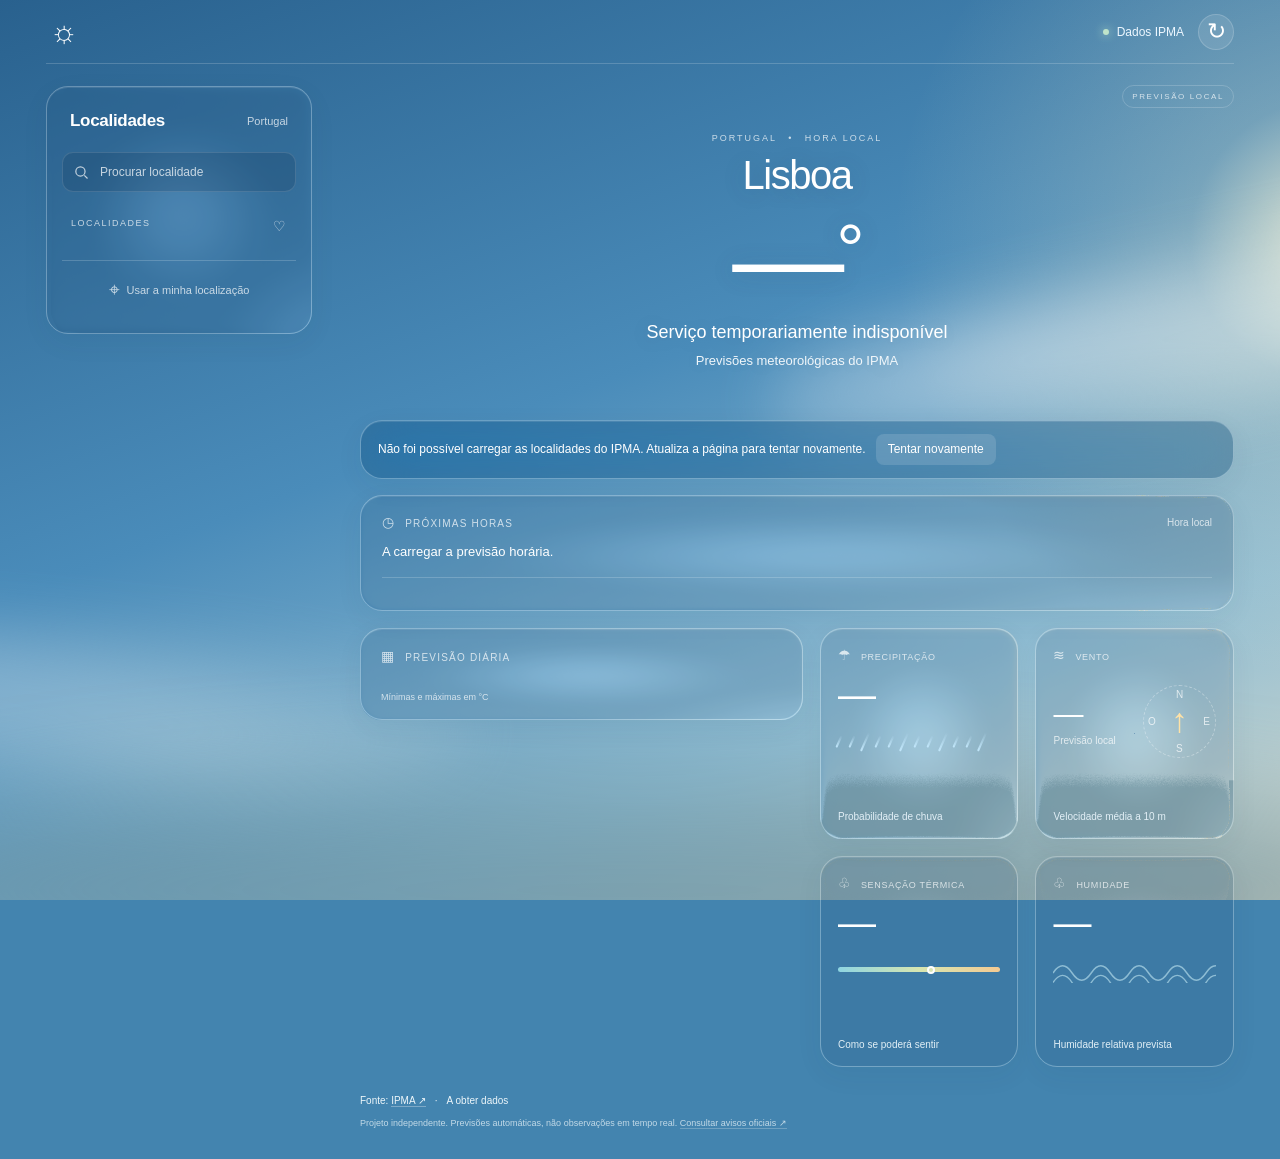
<file: index.html>
<!doctype html>
<html lang="pt-PT">
<head><meta charset="utf-8"><meta name="viewport" content="width=device-width, initial-scale=1"><meta name="theme-color" content="#387aaa"><meta name="description" content="Previsões meteorológicas para Portugal com dados do IPMA."><meta name="referrer" content="no-referrer"><meta http-equiv="Content-Security-Policy" content="default-src 'self'; script-src 'self'; style-src 'self' 'unsafe-inline'; img-src 'self' data: blob:; connect-src https://api.ipma.pt; font-src 'self'; worker-src 'self' blob:; object-src 'none'; base-uri 'none'; form-action 'none'"><title>Previsão IPMA</title><link rel="icon" href="data:image/svg+xml,%3Csvg xmlns='http://www.w3.org/2000/svg' viewBox='0 0 64 64'%3E%3Ctext y='52' font-size='52'%3E☀️%3C/text%3E%3C/svg%3E"><link rel="stylesheet" href="./public/style.css"><script src="./public/vendor/liquidGL.js" defer></script><script src="./public/app.js" defer></script></head>
<body>
<div class="sky-frame" aria-hidden="true"><div class="sky"><div class="sun-glow"></div><div class="cloud cloud-one"></div><div class="cloud cloud-two"></div><div class="horizon"></div></div></div>
<div class="app-shell">
<header class="topbar"><a class="brand" href="./" aria-label="Início"><span class="brand-sun" aria-hidden="true">☼</span></a><div class="top-actions"><span class="source-pill"><i></i> Dados IPMA</span><button id="refresh" class="icon-button" aria-label="Atualizar previsão" title="Atualizar previsão">↻</button></div></header>
<div class="layout">
<aside class="sidebar glass">
<div class="sidebar-heading"><h2>Localidades</h2><span>Portugal</span></div>
<label class="search"><svg viewBox="0 0 24 24" aria-hidden="true"><circle cx="10.5" cy="10.5" r="6.5"/><path d="m16 16 4.5 4.5"/></svg><input id="search" type="search" placeholder="Procurar localidade" aria-label="Procurar localidade" autocomplete="off"></label>
<div id="search-results" class="search-results" aria-label="Resultados da pesquisa" hidden></div>
<div class="locations-label">LOCALIDADES <span>♡</span></div><nav id="locations" aria-label="Localidades favoritas"></nav>
<button id="locate" class="locate-button"><span>⌖</span> Usar a minha localização</button><p id="location-message" class="small-note" role="status"></p>
</aside>
<main id="main" aria-busy="true">
<div class="main-top"><span id="date-label"></span><span class="forecast-badge">PREVISÃO LOCAL</span></div>
<section class="hero" aria-labelledby="city"><div class="place-eyebrow">PORTUGAL <span>•</span> <span id="local-clock">HORA LOCAL</span></div><h1 id="city">Lisboa</h1><div class="hero-temperature"><span id="hero-icon" aria-hidden="true"></span><span id="temperature">—</span><span class="degree">°</span></div><p id="condition">A carregar previsão…</p><p id="high-low">Previsões meteorológicas do IPMA</p><span id="forecast-time" class="hero-time"></span></section>
<div id="status" class="status glass" role="status" hidden></div>
<section class="hourly glass"><div class="card-heading"><h2><span>◷</span> PRÓXIMAS HORAS</h2><span id="hourly-caption">Hora local</span></div><p id="hourly-summary" class="hourly-summary">A carregar a previsão horária.</p><div id="hours" class="hours" role="region" tabindex="0" aria-label="Previsão por hora, deslize para ver mais"></div></section>
<div class="details-grid">
<section class="daily glass"><div class="card-heading"><h2><span>▦</span> PREVISÃO DIÁRIA</h2><span id="day-count"></span></div><div id="days" class="days" role="region" tabindex="0" aria-label="Previsão de dez dias, deslize para ver mais"></div><p class="card-footnote">Mínimas e máximas em °C</p></section>
<div class="metrics">
<section class="metric glass"><h2><span>☂</span> PRECIPITAÇÃO</h2><div class="metric-value" id="rain-value">—</div><div class="rain-decoration" aria-hidden="true"><i></i><i></i><i></i><i></i><i></i><i></i><i></i><i></i><i></i><i></i><i></i><i></i></div><p id="rain-note">Probabilidade de chuva</p></section>
<section class="metric glass wind-card"><h2><span>≋</span> VENTO</h2><div class="wind-content"><div><div class="metric-value" id="wind-value">—</div><span id="wind-direction">Previsão local</span></div><div class="compass" aria-hidden="true"><span class="north">N</span><span class="east">E</span><span class="south">S</span><span class="west">O</span><div id="wind-arrow">↑</div></div></div><p>Velocidade média a 10 m</p></section>
<section class="metric glass"><h2><span>♧</span> SENSAÇÃO TÉRMICA</h2><div class="metric-value" id="feels-value">—</div><div class="thermal-line" aria-hidden="true"><span></span></div><p id="feels-note">Como se poderá sentir</p></section>
<section class="metric glass"><h2><span>♧</span> HUMIDADE</h2><div class="metric-value" id="humidity-value">—</div><div class="humidity-decoration" aria-hidden="true"><svg viewBox="0 0 170 30"><path d="M0 15 Q10 0 20 15T40 15T60 15T80 15T100 15T120 15T140 15T160 15T180 15"/><path d="M0 25 Q10 10 20 25T40 25T60 25T80 25T100 25T120 25T140 25T160 25T180 25"/></svg></div><p>Humidade relativa prevista</p></section>
</div></div>
<footer><p>Fonte: <a href="https://www.ipma.pt/pt/otempo/prev.localidade.hora/" target="_blank" rel="noopener noreferrer">IPMA ↗</a><span class="footer-dot">·</span><span id="updated">A obter dados</span></p><p class="disclaimer">Projeto independente. Previsões automáticas, não observações em tempo real. <a href="https://www.ipma.pt/pt/otempo/prev-sam/" target="_blank" rel="noopener noreferrer">Consultar avisos oficiais ↗</a></p></footer>
</main></div></div>
</body></html>
</file>
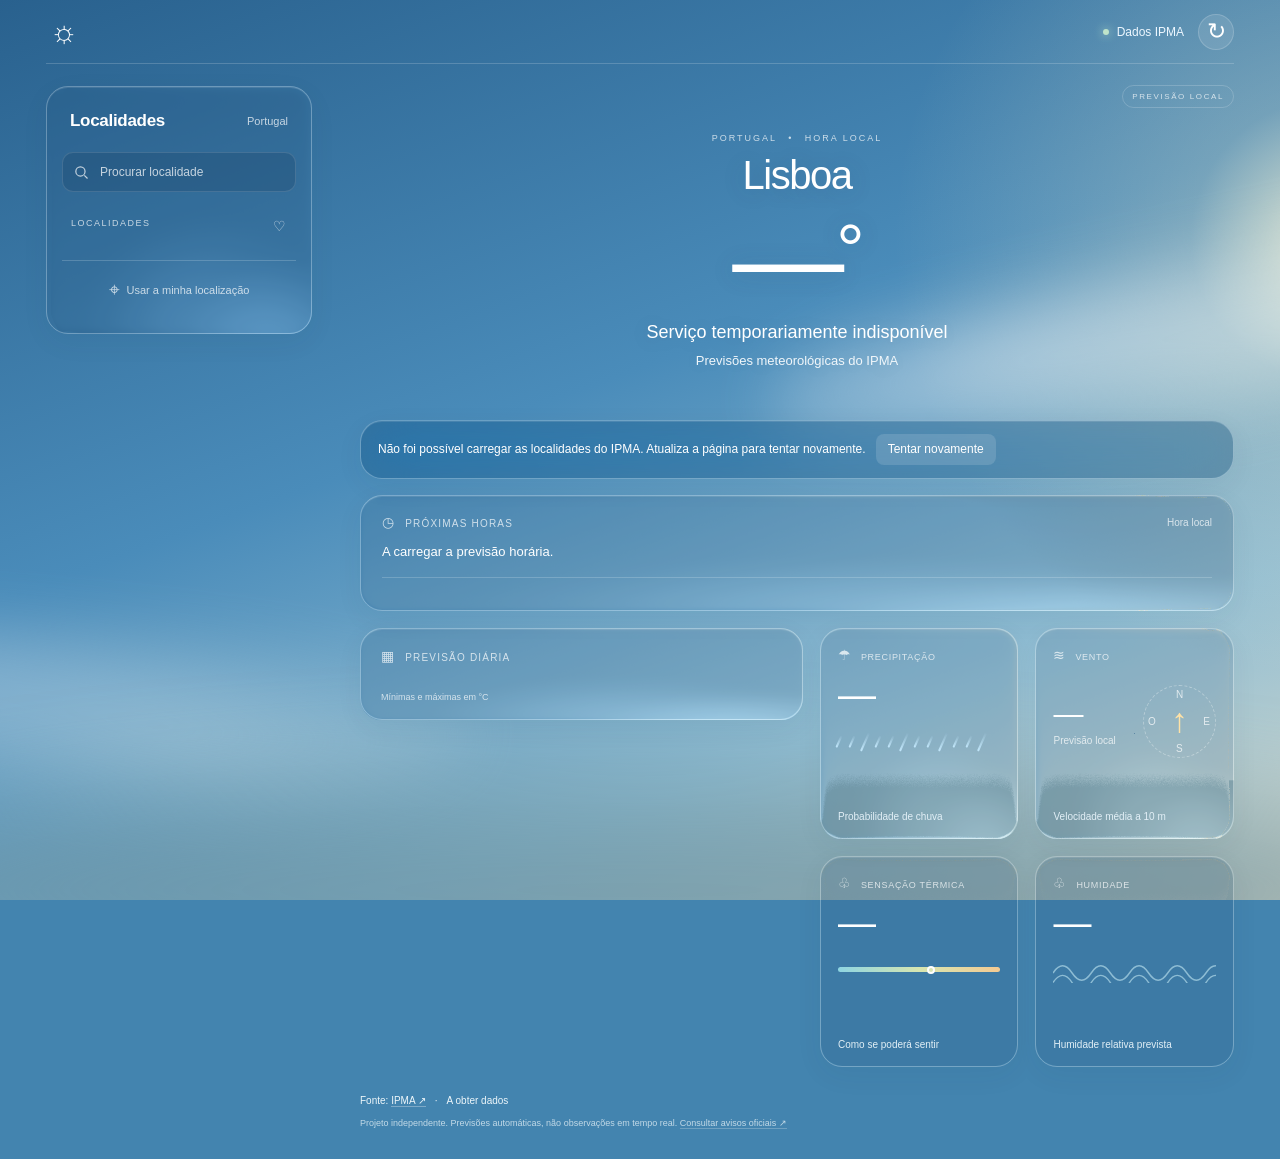
<file: public/index.html>
<!doctype html>
<html lang="pt-PT">
<head><meta charset="utf-8"><meta name="viewport" content="width=device-width, initial-scale=1"><meta name="theme-color" content="#387aaa"><meta name="description" content="Previsões meteorológicas para Portugal com dados do IPMA."><meta name="referrer" content="no-referrer"><meta http-equiv="Content-Security-Policy" content="default-src 'self'; script-src 'self'; style-src 'self' 'unsafe-inline'; img-src 'self' data: blob:; connect-src https://api.ipma.pt; font-src 'self'; worker-src 'self' blob:; object-src 'none'; base-uri 'none'; form-action 'none'"><title>Previsão IPMA</title><link rel="icon" href="data:image/svg+xml,%3Csvg xmlns='http://www.w3.org/2000/svg' viewBox='0 0 64 64'%3E%3Ctext y='52' font-size='52'%3E☀️%3C/text%3E%3C/svg%3E"><link rel="stylesheet" href="./style.css"><script src="./vendor/liquidGL.js" defer></script><script src="./app.js" defer></script></head>
<body>
<div class="sky-frame" aria-hidden="true"><div class="sky"><div class="sun-glow"></div><div class="cloud cloud-one"></div><div class="cloud cloud-two"></div><div class="horizon"></div></div></div>
<div class="app-shell">
<header class="topbar"><a class="brand" href="./" aria-label="Início"><span class="brand-sun" aria-hidden="true">☼</span></a><div class="top-actions"><span class="source-pill"><i></i> Dados IPMA</span><button id="refresh" class="icon-button" aria-label="Atualizar previsão" title="Atualizar previsão">↻</button></div></header>
<div class="layout">
<aside class="sidebar glass">
<div class="sidebar-heading"><h2>Localidades</h2><span>Portugal</span></div>
<label class="search"><svg viewBox="0 0 24 24" aria-hidden="true"><circle cx="10.5" cy="10.5" r="6.5"/><path d="m16 16 4.5 4.5"/></svg><input id="search" type="search" placeholder="Procurar localidade" aria-label="Procurar localidade" autocomplete="off"></label>
<div id="search-results" class="search-results" aria-label="Resultados da pesquisa" hidden></div>
<div class="locations-label">LOCALIDADES <span>♡</span></div><nav id="locations" aria-label="Localidades favoritas"></nav>
<button id="locate" class="locate-button"><span>⌖</span> Usar a minha localização</button><p id="location-message" class="small-note" role="status"></p>
</aside>
<main id="main" aria-busy="true">
<div class="main-top"><span id="date-label"></span><span class="forecast-badge">PREVISÃO LOCAL</span></div>
<section class="hero" aria-labelledby="city"><div class="place-eyebrow">PORTUGAL <span>•</span> <span id="local-clock">HORA LOCAL</span></div><h1 id="city">Lisboa</h1><div class="hero-temperature"><span id="hero-icon" aria-hidden="true"></span><span id="temperature">—</span><span class="degree">°</span></div><p id="condition">A carregar previsão…</p><p id="high-low">Previsões meteorológicas do IPMA</p><span id="forecast-time" class="hero-time"></span></section>
<div id="status" class="status glass" role="status" hidden></div>
<section class="hourly glass"><div class="card-heading"><h2><span>◷</span> PRÓXIMAS HORAS</h2><span id="hourly-caption">Hora local</span></div><p id="hourly-summary" class="hourly-summary">A carregar a previsão horária.</p><div id="hours" class="hours" role="region" tabindex="0" aria-label="Previsão por hora, deslize para ver mais"></div></section>
<div class="details-grid">
<section class="daily glass"><div class="card-heading"><h2><span>▦</span> PREVISÃO DIÁRIA</h2><span id="day-count"></span></div><div id="days" class="days" role="region" tabindex="0" aria-label="Previsão de dez dias, deslize para ver mais"></div><p class="card-footnote">Mínimas e máximas em °C</p></section>
<div class="metrics">
<section class="metric glass"><h2><span>☂</span> PRECIPITAÇÃO</h2><div class="metric-value" id="rain-value">—</div><div class="rain-decoration" aria-hidden="true"><i></i><i></i><i></i><i></i><i></i><i></i><i></i><i></i><i></i><i></i><i></i><i></i></div><p id="rain-note">Probabilidade de chuva</p></section>
<section class="metric glass wind-card"><h2><span>≋</span> VENTO</h2><div class="wind-content"><div><div class="metric-value" id="wind-value">—</div><span id="wind-direction">Previsão local</span></div><div class="compass" aria-hidden="true"><span class="north">N</span><span class="east">E</span><span class="south">S</span><span class="west">O</span><div id="wind-arrow">↑</div></div></div><p>Velocidade média a 10 m</p></section>
<section class="metric glass"><h2><span>♧</span> SENSAÇÃO TÉRMICA</h2><div class="metric-value" id="feels-value">—</div><div class="thermal-line" aria-hidden="true"><span></span></div><p id="feels-note">Como se poderá sentir</p></section>
<section class="metric glass"><h2><span>♧</span> HUMIDADE</h2><div class="metric-value" id="humidity-value">—</div><div class="humidity-decoration" aria-hidden="true"><svg viewBox="0 0 170 30"><path d="M0 15 Q10 0 20 15T40 15T60 15T80 15T100 15T120 15T140 15T160 15T180 15"/><path d="M0 25 Q10 10 20 25T40 25T60 25T80 25T100 25T120 25T140 25T160 25T180 25"/></svg></div><p>Humidade relativa prevista</p></section>
</div></div>
<footer><p>Fonte: <a href="https://www.ipma.pt/pt/otempo/prev.localidade.hora/" target="_blank" rel="noopener noreferrer">IPMA ↗</a><span class="footer-dot">·</span><span id="updated">A obter dados</span></p><p class="disclaimer">Projeto independente. Previsões automáticas, não observações em tempo real. <a href="https://www.ipma.pt/pt/otempo/prev-sam/" target="_blank" rel="noopener noreferrer">Consultar avisos oficiais ↗</a></p></footer>
</main></div></div>
</body></html>
</file>
<file: public/style.css>
:root{font-family:-apple-system,BlinkMacSystemFont,"Segoe UI",sans-serif;color:#fff;font-synthesis:none;font-weight:400;--muted:rgba(255,255,255,.73);--line:rgba(255,255,255,.18);--glass:rgba(27,83,123,.29)}*{box-sizing:border-box}body{margin:0;min-width:320px;background:#4384af;min-height:100vh}button,input,a{-webkit-tap-highlight-color:transparent}button,input{font:inherit}button,a{touch-action:manipulation}button{color:inherit;cursor:pointer}a{color:inherit;text-decoration:none}button:focus-visible,a:focus-visible,input:focus-visible,.hours:focus-visible{outline:3px solid #ffe4a6;outline-offset:4px}button{border:0}button:disabled{opacity:.5;cursor:wait}.sky-frame{position:fixed;inset:0;z-index:0;overflow:hidden;pointer-events:none}.sky{position:absolute;inset:0;overflow:hidden;background:linear-gradient(160deg,#29618e 0%,#4a8cba 44%,#92bed3 76%,#d4d8cb 100%)}.sun-glow{position:absolute;left:65%;top:-260px;width:1000px;height:1000px;border-radius:50%;background:radial-gradient(circle,rgba(255,247,214,.8) 0%,rgba(255,235,190,.24) 20%,transparent 62%)}.cloud{position:absolute;filter:blur(30px);opacity:.48;width:850px;height:210px;border-radius:50%;background:radial-gradient(ellipse at 30% 50%,#fff 0%,transparent 52%),radial-gradient(ellipse at 65% 65%,#eef4ee 0%,transparent 62%);transform:rotate(-12deg)}.cloud-one{top:24%;right:-330px}.cloud-two{top:65%;left:-370px;opacity:.3;transform:rotate(6deg)}.horizon{position:absolute;bottom:-100px;width:130%;left:-15%;height:220px;border-radius:50%;background:linear-gradient(#658d98,#436c81);filter:blur(55px);opacity:.5}.app-shell{max-width:1490px;margin:auto;padding:0 46px}.topbar{height:64px;display:flex;align-items:center;justify-content:space-between;border-bottom:1px solid var(--line)}.brand{display:flex;align-items:center;justify-content:center;width:36px;height:36px;border-radius:50%}.brand:hover{background:rgba(255,255,255,.08)}.brand-sun{font-size:31px;font-weight:300;line-height:1}.top-actions{display:flex;gap:14px;align-items:center}.source-pill{display:flex;align-items:center;gap:8px;font-size:12px;color:#edf7ff}.source-pill i{width:6px;height:6px;background:#bfe4ca;border-radius:50%;box-shadow:0 0 10px #bce4ca}.icon-button{background:rgba(255,255,255,.1);border:1px solid var(--line);border-radius:50%;width:36px;height:36px;font-size:23px}.layout{display:grid;grid-template-columns:266px minmax(0,1fr);gap:48px;padding-top:22px}.glass{background:var(--glass);backdrop-filter:blur(25px) saturate(135%);-webkit-backdrop-filter:blur(25px) saturate(135%);border:1px solid rgba(255,255,255,.27);box-shadow:inset 0 1px 0 rgba(255,255,255,.13),0 8px 28px rgba(15,51,77,.055);border-radius:22px}.sidebar{align-self:start;padding:24px 15px 22px;background:rgba(37,84,118,.24);position:sticky;top:18px}.sidebar-heading{padding:0 8px;display:flex;justify-content:space-between;align-items:center;margin-bottom:21px}.sidebar-heading h2{font-size:17px;margin:0;letter-spacing:-.3px}.sidebar-heading>span{font-size:11px;color:var(--muted)}.search{height:40px;display:flex;align-items:center;gap:8px;border-radius:11px;background:rgba(14,47,74,.19);border:1px solid rgba(255,255,255,.12);padding:0 10px}.search svg{width:17px;fill:none;stroke:var(--muted);stroke-width:1.7;flex-shrink:0}.search input{background:transparent;border:0;color:white;min-width:0;width:100%;font-size:12px;outline-offset:1px}.search input::placeholder{color:var(--muted)}.locations-label{font-size:9px;letter-spacing:1.5px;color:var(--muted);display:flex;justify-content:space-between;padding:26px 9px 12px}.locations-label span{font-size:14px}.city-button{position:relative;width:100%;text-align:left;padding:16px 14px;border:1px solid transparent;background:transparent;border-radius:14px;display:grid;grid-template-columns:1fr auto;gap:5px;margin-bottom:6px;transition:background .2s}.city-button:hover{background:rgba(255,255,255,.08)}.city-button.active{background:linear-gradient(130deg,rgba(255,255,255,.21),rgba(255,255,255,.07));border-color:rgba(255,255,255,.29);box-shadow:0 3px 12px #153b5510}.city-button strong{font-size:16px;font-weight:500}.city-button small{font-size:10px;color:var(--muted)}.city-button .city-temp{font-size:26px;font-weight:300;grid-column:2;grid-row:1/3;align-self:center}.city-button .city-meta{grid-column:1;line-height:1.5}.locate-button{display:flex;gap:7px;align-items:center;justify-content:center;background:transparent;width:100%;padding:18px 0 10px;font-size:11px;color:var(--muted);border-top:1px solid var(--line);margin-top:14px}.locate-button span{font-size:19px}.small-note{font-size:11px;line-height:1.5;padding:0 7px}.small-note:empty{display:none}.sidebar-bottom{border-top:1px solid var(--line);padding:30px 8px 4px;margin-top:17px}.little-sun{font-size:30px;color:#ffdf9b}.sidebar-bottom p{font-size:17px;line-height:1.65;font-weight:300;margin:12px 0 22px}.sidebar-bottom>span:last-child{font-size:8px;letter-spacing:1.7px;color:var(--muted)}main{min-width:0}.main-top{display:flex;justify-content:space-between;align-items:center;font-size:11px;color:var(--muted);height:21px}.main-top:first-letter{text-transform:uppercase}.forecast-badge{font-size:8px;letter-spacing:1.6px;border:1px solid var(--line);padding:6px 9px;border-radius:20px}.hero{text-align:center;padding:26px 0 29px;text-shadow:0 2px 24px #254c6430}.place-eyebrow{font-size:9px;letter-spacing:2px;color:var(--muted)}.place-eyebrow>span:first-child{margin:0 7px}.hero h1{font-size:40px;font-weight:400;letter-spacing:-1.5px;margin:10px 0 0}.hero-temperature{display:flex;justify-content:center;align-items:center;height:120px;font-size:112px;font-weight:200;letter-spacing:-8px}.hero-temperature .degree{align-self:flex-start;margin-top:11px;font-size:71px;font-weight:200;letter-spacing:-3px}.hero-temperature .weather-icon{width:68px;height:68px;margin:16px 16px 0 0;filter:drop-shadow(0 3px 12px #ffdd9940)}.hero p{margin:4px 0;font-size:18px;font-weight:400}.hero #high-low{font-size:13px;color:#f0f6fa;margin-top:10px}.hero-time{display:block;min-height:13px;font-size:10px;color:var(--muted);margin-top:10px}.card-heading{display:flex;justify-content:space-between;align-items:center;gap:10px}.card-heading h2,.metric h2{font-size:10px;letter-spacing:1.2px;font-weight:500;color:var(--muted);margin:0}.card-heading h2>span,.metric h2>span{font-size:14px;margin-right:6px}.card-heading>span{font-size:10px;color:var(--muted)}.hourly{padding:18px 21px 15px}.hourly-summary{font-size:13px;margin:12px 0 4px;padding-bottom:15px;border-bottom:1px solid var(--line);line-height:1.5}.hours{display:flex;overflow-x:auto;scrollbar-width:thin;scrollbar-color:#ffffff30 transparent;gap:5px;padding-top:9px;padding-bottom:4px}.hour{min-width:65px;text-align:center;padding:6px 4px;border-radius:15px;display:flex;flex-direction:column;align-items:center;gap:8px}.hour:first-child{background:rgba(255,255,255,.1)}.hour .time{font-size:11px;color:#e1eff6}.weather-icon{width:30px;height:30px;overflow:visible}.hour .temp{font-size:19px;letter-spacing:-.5px}.hour .rain{font-size:9px;color:#c6eaff}.details-grid{display:grid;grid-template-columns:1.07fr 1fr;gap:17px;margin-top:17px}.daily{padding:19px 20px 10px}.days{margin-top:14px}.day{display:grid;grid-template-columns:48px 35px 27px 1fr 27px;align-items:center;gap:9px;padding:13px 0;border-bottom:1px solid var(--line);font-size:12px;min-height:62px}.day:last-child{border:0}.day-icon{display:flex;flex-direction:column;align-items:center;gap:2px}.day-icon .weather-icon{height:23px;width:23px}.day-icon small{font-size:8px;color:#c6eaff}.day .low{color:var(--muted);text-align:right}.day .high{text-align:right}.range{height:5px;border-radius:10px;background:rgba(15,54,82,.2);position:relative;overflow:hidden}.range span{position:absolute;height:100%;border-radius:10px;background:linear-gradient(90deg,#a6ded4,#eae19b,#f3bb77)}.card-footnote{font-size:9px;color:var(--muted);margin:14px 0 7px}.metrics{display:grid;grid-template-columns:1fr 1fr;gap:17px}.metric{padding:18px 17px 14px;min-height:171px;display:flex;flex-direction:column;overflow:hidden}.metric h2{font-size:9px;letter-spacing:.7px;white-space:nowrap}.metric-value{font-size:38px;font-weight:300;letter-spacing:-1px;margin-top:12px;line-height:1.1}.metric-value small{font-size:14px;letter-spacing:0}.metric p{font-size:10px;line-height:1.5;margin:auto 0 0;padding-top:12px;color:#e2eff6}.rain-decoration{height:23px;display:flex;align-items:center;gap:11px;margin-top:14px}.rain-decoration i{height:13px;width:2px;border-radius:2px;background:linear-gradient(transparent,#c2e7fb);transform:rotate(24deg)}.rain-decoration i:nth-child(3n){height:20px}.wind-content{display:flex;align-items:center;justify-content:space-between;gap:5px;flex:1}.wind-content .metric-value{font-size:30px}.wind-content>div>span{font-size:10px;color:var(--muted)}.compass{position:relative;width:73px;height:73px;flex-shrink:0;border:1px dashed #ffffff55;border-radius:50%;margin-top:10px}.compass span{position:absolute;font-size:8px;color:var(--muted)}.north{top:3px;left:32px}.south{bottom:3px;left:32px}.east{right:5px;top:30px}.west{left:4px;top:30px}#wind-arrow{position:absolute;inset:13px;text-align:center;font-size:34px;line-height:43px;color:#ffe2a6}.thermal-line{height:5px;border-radius:4px;background:linear-gradient(90deg,#8ed5e2,#d7e6b1,#f4ca92);margin-top:23px;position:relative}.thermal-line span{position:absolute;left:55%;width:8px;height:8px;border:2px solid white;border-radius:50%;top:-1.5px;background:#d9e5b5}.humidity-decoration{height:25px;margin-top:14px;overflow:hidden}.humidity-decoration svg{width:100%;height:30px;fill:none;stroke:#c4e8f3;stroke-width:1.5;opacity:.6}footer{padding:25px 0 28px;display:flex;justify-content:space-between;flex-wrap:wrap;gap:5px;color:#edf6fa;font-size:10px}footer p{margin:0;line-height:1.8}.footer-mark{font-size:16px;margin-right:6px}.footer-dot{margin:0 9px}footer a{border-bottom:1px solid #ffffff50}.disclaimer{width:100%;font-size:9px;opacity:.75}.status{padding:13px 17px;margin-bottom:16px;font-size:12px;line-height:1.6}.status button{background:#ffffff22;border-radius:8px;padding:6px 12px;margin-left:10px}.search-results{max-height:280px;overflow:auto;border-bottom:1px solid var(--line);padding:8px 0}.search-result{display:block;width:100%;text-align:left;background:transparent;padding:10px;border-radius:8px;font-size:13px}.search-result:hover{background:#ffffff22}.empty{font-size:12px;padding:12px;color:var(--muted)}[hidden]{display:none!important}.night .sky{background:linear-gradient(155deg,#122942,#284e72 55%,#6b8196)}.night .sun-glow{opacity:.15}.night{--glass:rgba(17,38,63,.35)}@media(min-width:1450px){.layout{gap:58px}.hero{padding-top:36px;padding-bottom:38px}.hero-temperature{height:138px;font-size:126px}.hero h1{font-size:44px}.hour{min-width:74px}.metric{min-height:185px}}@media(max-width:1150px){.app-shell{padding:0 28px}.layout{grid-template-columns:225px 1fr;gap:25px}.details-grid{grid-template-columns:1fr}.metrics{grid-template-columns:repeat(4,1fr);gap:12px}.metric{padding:15px 12px;min-height:165px}.metric h2{font-size:8px;letter-spacing:0}.wind-content{flex-direction:column;align-items:start}.wind-content .compass{display:none}.day{grid-template-columns:65px 50px 35px 1fr 35px}.sidebar{padding:22px 12px}.hero{padding:24px 0}.metric-value{font-size:32px}}@media(max-width:850px){.layout{grid-template-columns:1fr;padding-top:16px;gap:22px}.sidebar{position:relative;top:0;padding:14px;border-radius:19px}.sidebar-heading,.locations-label,.sidebar-bottom,.locate-button{display:none}.search{max-width:none}#locations{display:flex;gap:6px;margin-top:11px;overflow:auto}.city-button{flex:1;min-width:115px;padding:11px;margin:0}.city-button strong{font-size:13px}.city-button .city-temp{font-size:23px}.city-meta{font-size:9px!important}.topbar{height:58px}.app-shell{max-width:720px}.main-top{padding:0 3px}.details-grid{grid-template-columns:1fr 1fr}.metrics{grid-template-columns:1fr 1fr}.metric{min-height:164px}.day{grid-template-columns:39px 26px 24px 1fr 24px;gap:6px}.daily{padding:18px 14px 10px}.hero{padding-top:22px}.hero h1{font-size:37px}.hero-temperature{font-size:103px}.hero-temperature .degree{font-size:67px}.hero-temperature .weather-icon{width:56px;height:56px}.metric-value{font-size:34px}}@media(max-width:560px){.app-shell{padding:0 16px}.brand{width:32px;height:32px}.brand-sun{font-size:29px}.source-pill{font-size:10px}.top-actions{gap:10px}.details-grid{grid-template-columns:1fr}.metrics{gap:12px}.metric{padding:17px;min-height:175px}.metric h2{font-size:10px}.wind-content{flex-direction:row;align-items:center}.wind-content .compass{display:block}.hourly{padding:17px 15px 12px}.hour{min-width:61px}.day{grid-template-columns:60px 40px 30px 1fr 30px;gap:12px;padding:11px 0;min-height:56px}.daily{padding:18px}.hero h1{font-size:35px}.hero{padding-bottom:26px}.hero-temperature{height:113px}.main-top{font-size:10px}.forecast-badge{font-size:7px}.sidebar{padding:11px}.city-button{min-width:110px}.city-button .city-meta{max-width:70px;overflow:hidden;text-overflow:ellipsis;white-space:nowrap}.layout{gap:18px}footer{display:block;padding-top:22px}footer p{margin-bottom:5px}.disclaimer{font-size:9px}.source-pill i{width:5px;height:5px}}@media(prefers-reduced-motion:reduce){*{scroll-behavior:auto!important;transition:none!important}}@media(prefers-reduced-transparency:reduce){.glass{background:#376888;backdrop-filter:none}}
/* liquidGL shares one GPU canvas behind all the glass panes. */
body{position:relative}.sky{position:absolute;z-index:0;min-height:100%;pointer-events:none}.topbar,.main-top,.hero,footer{position:relative;z-index:3}.glass{position:relative;z-index:3}.sidebar{position:sticky}.glass>*{position:relative;pointer-events:auto}.glass::before{content:"";position:absolute;inset:0;border-radius:inherit;background:rgba(23,66,98,.13);z-index:-1;pointer-events:none}.hours{pointer-events:auto!important}.app-shell{position:relative}.search-results{z-index:5}@media(max-width:850px){.sidebar{position:relative}}
/* Keep the ten-day list compact without stretching the four detail cards. */
.days{max-height:363px;overflow-y:auto;scrollbar-width:thin;scrollbar-color:#ffffff55 transparent;padding-right:5px}.metrics{align-content:start}.metric{min-height:211px}.daily{align-self:start}.wind-content{flex:0;margin-top:12px}.day{min-height:56px;padding:10px 0}@media(max-width:1150px) and (min-width:851px){.metric{min-height:180px}}@media(max-width:560px){.metric{min-height:180px}.days{max-height:340px}}
.sidebar{min-width:0}@media(max-width:850px){.layout{grid-template-columns:minmax(0,1fr)}#locations{min-width:0}.days:focus-visible{outline:2px solid #ffe4a6;outline-offset:3px}}
/* Center the temperature reading on the city name and float its icon beside it. */
.hero-temperature{position:relative;--hero-icon-offset:130px}.hero-temperature #hero-icon{position:absolute;left:calc(50% - var(--hero-icon-offset));top:50%;transform:translate(-50%,-50%)}.hero-temperature .weather-icon{margin:0}@media(min-width:1450px){.hero-temperature{--hero-icon-offset:145px}}@media(max-width:850px){.hero-temperature{--hero-icon-offset:115px}}@media(max-width:560px){.hero-temperature{--hero-icon-offset:108px}}
</file>
